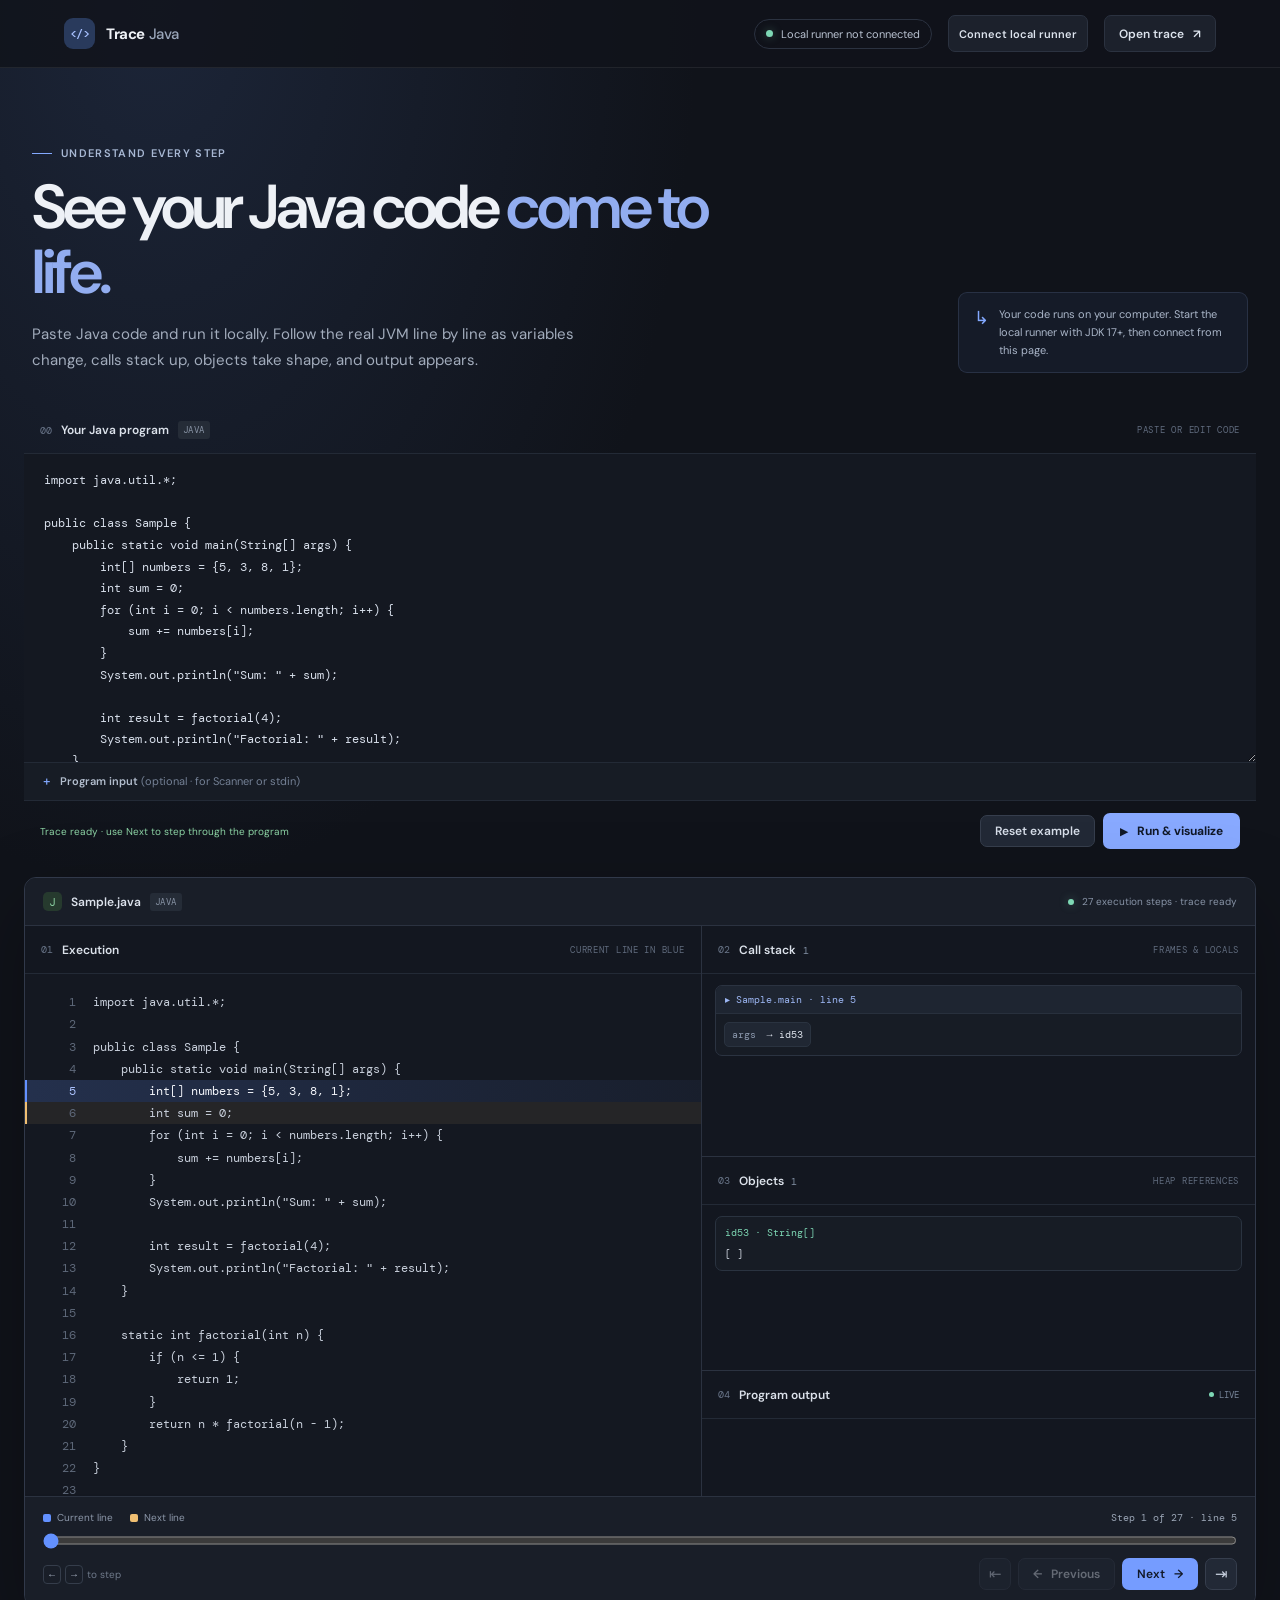
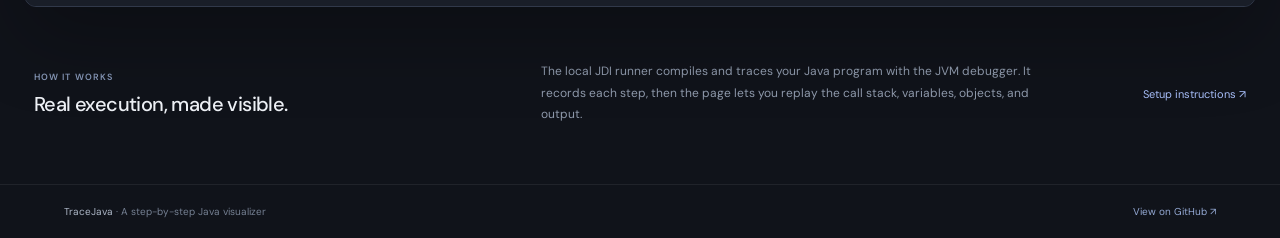
<file: index.html>
<!doctype html>
<html lang="en">
<head>
  <meta charset="utf-8">
  <meta name="viewport" content="width=device-width, initial-scale=1">
  <meta http-equiv="refresh" content="0; url=frontend/">
  <title>Java Code Visualizer</title>
  <script>window.location.replace(new URL("frontend/", window.location.href));</script>
</head>
<body>
  <p>Opening the <a href="frontend/">Java Code Visualizer</a>…</p>
</body>
</html>
</file>
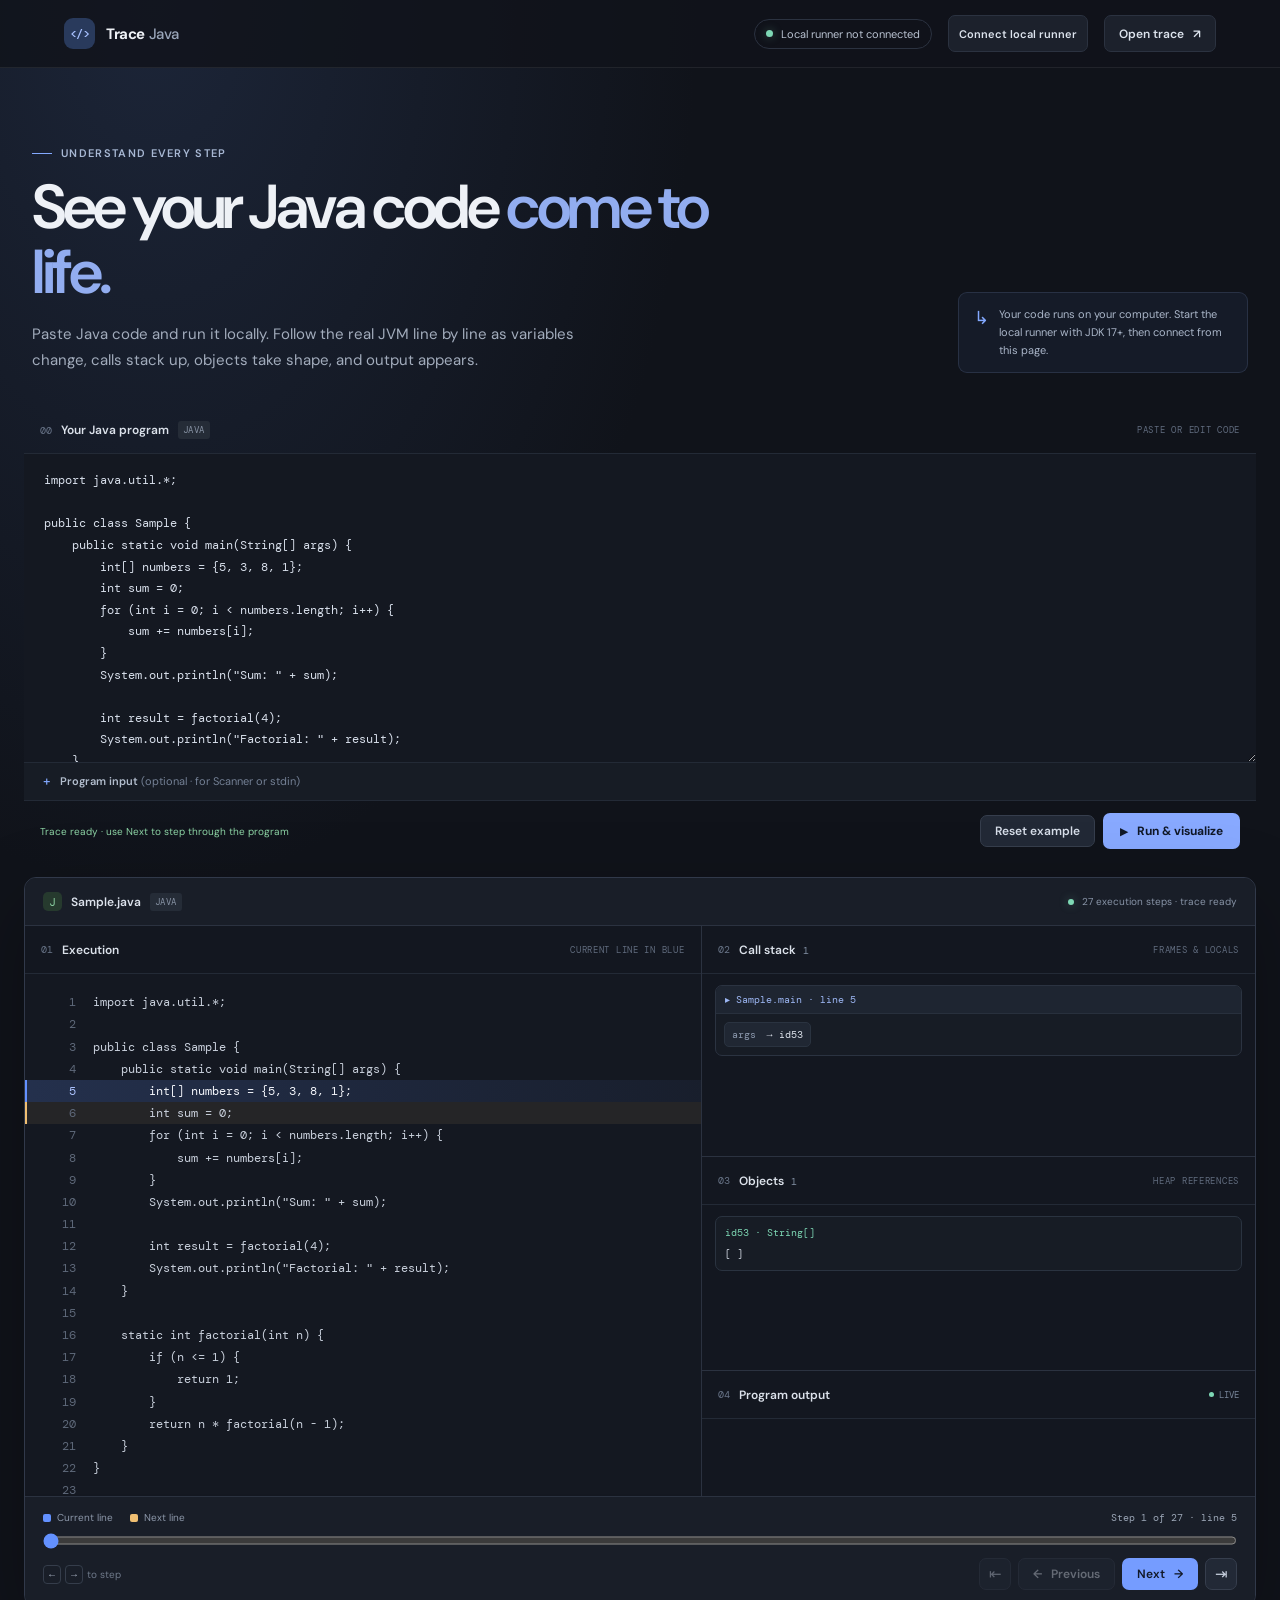
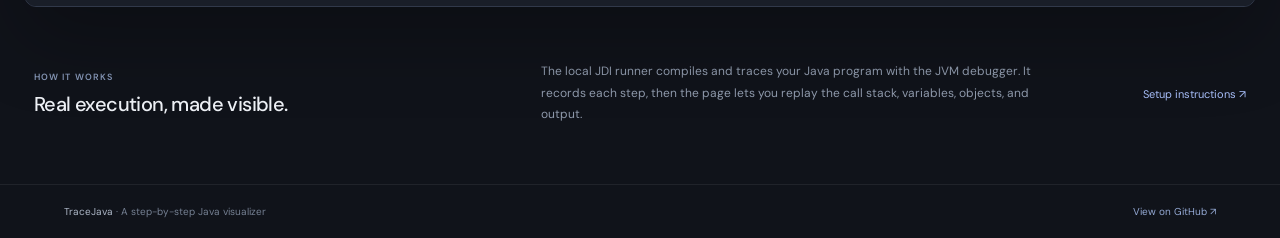
<file: frontend/index.html>
<!doctype html>
<html lang="en">
<head>
  <meta charset="utf-8">
  <meta name="viewport" content="width=device-width, initial-scale=1">
  <meta name="theme-color" content="#10131a">
  <meta name="description" content="Paste Java code and watch its real JVM execution step by step.">
  <title>Java Code Visualizer — See your code run</title>
  <link rel="preconnect" href="https://fonts.googleapis.com">
  <link rel="preconnect" href="https://fonts.gstatic.com" crossorigin>
  <link href="https://fonts.googleapis.com/css2?family=DM+Mono:wght@400;500&family=DM+Sans:wght@400;500;600;700&display=swap" rel="stylesheet">
  <link rel="stylesheet" href="style.css">
</head>
<body>
  <header class="topbar">
    <a class="brand" href="./" aria-label="Java Code Visualizer home">
      <span class="brand-mark" aria-hidden="true">&lt;/&gt;</span>
      <span>Trace<span class="brand-light">Java</span></span>
    </a>
    <div class="topbar-actions">
      <span class="status-pill runner-status" id="runnerStatus"><span class="status-dot"></span><span id="runnerStatusText">Local runner not connected</span></span>
      <button class="button button-quiet connect-button" id="connectRunner" type="button">Connect local runner</button>
      <label class="button button-quiet upload-button" for="traceFileInput">Open trace <span aria-hidden="true">↗</span>
        <input type="file" id="traceFileInput" accept=".json,application/json">
      </label>
    </div>
  </header>

  <main>
    <section class="intro">
      <div>
        <p class="eyebrow"><span class="eyebrow-line"></span>Understand every step</p>
        <h1>See your Java code <span>come to life.</span></h1>
        <p class="intro-copy">Paste Java code and run it locally. Follow the real JVM line by line as variables change, calls stack up, objects take shape, and output appears.</p>
      </div>
      <div class="intro-note"><span class="note-icon">↳</span><span>Your code runs on your computer. Start the local runner with JDK 17+, then connect from this page.</span></div>
    </section>

    <section class="editor-panel panel" aria-labelledby="editorHeading">
      <div class="editor-top">
        <div class="panel-heading editor-heading"><div><span class="panel-index">00</span><h2 id="editorHeading">Your Java program</h2><span class="file-tag">JAVA</span></div><span class="panel-caption">PASTE OR EDIT CODE</span></div>
        <textarea id="editorInput" class="source-editor" spellcheck="false" autocapitalize="off" autocomplete="off" aria-label="Java source code" wrap="off" placeholder="Paste your Java program here…">public class Main {
    public static void main(String[] args) {
        int[] scores = {5, 3, 8};
        int total = 0;

        for (int i = 0; i < scores.length; i++) {
            total += scores[i];
        }

        System.out.println("Total: " + total);
    }
}</textarea>
        <details class="stdin-editor">
          <summary>Program input <span>(optional · for Scanner or stdin)</span></summary>
          <textarea id="stdinInput" rows="3" spellcheck="false" aria-label="Program input"></textarea>
        </details>
        <div class="editor-footer">
          <span id="editorMessage" class="editor-message" role="status" aria-live="polite">Example loaded · edit the code, then run it</span>
          <div class="editor-actions">
            <button id="loadExample" class="button button-secondary" type="button">Reset example</button>
            <button id="runCode" class="button button-primary run-button" type="button"><span class="play-icon" aria-hidden="true">▶</span><span id="runButtonLabel">Run & visualize</span></button>
          </div>
        </div>
      </div>
    </section>

    <section class="workspace" aria-label="Java execution visualizer">
      <div class="workspace-bar">
        <div class="file-label"><span class="file-icon">J</span><span id="classNameLabel">Main.java</span><span class="file-tag">JAVA</span></div>
        <div class="workspace-hint"><span class="hint-dot"></span><span id="traceMessage" role="status" aria-live="polite">Loading example trace…</span></div>
      </div>

      <div class="workspace-grid">
        <section class="code-panel" aria-labelledby="codeHeading">
          <div class="panel-heading"><div><span class="panel-index">01</span><h2 id="codeHeading">Execution</h2></div><span class="panel-caption">CURRENT LINE IN BLUE</span></div>
          <div id="codeView" class="code-view" tabindex="0" aria-label="Java source code with current execution line"></div>
        </section>

        <div class="inspector">
          <section class="panel inspector-panel" aria-labelledby="stackHeading">
            <div class="panel-heading"><div><span class="panel-index">02</span><h2 id="stackHeading">Call stack <span class="count" id="frameCount">0</span></h2></div><span class="panel-caption">FRAMES & LOCALS</span></div>
            <div id="functionsPanel" class="panel-content empty-state">Run your program to inspect the call stack.</div>
          </section>
          <section class="panel inspector-panel" aria-labelledby="heapHeading">
            <div class="panel-heading"><div><span class="panel-index">03</span><h2 id="heapHeading">Objects <span class="count" id="objectCount">0</span></h2></div><span class="panel-caption">HEAP REFERENCES</span></div>
            <div id="objectsPanel" class="panel-content empty-state">Arrays and objects will appear here.</div>
          </section>
          <section class="panel output-panel" aria-labelledby="outputHeading">
            <div class="panel-heading"><div><span class="panel-index">04</span><h2 id="outputHeading">Program output</h2></div><span class="output-live"><span></span>LIVE</span></div>
            <pre id="outputPanel" class="output-content">(run your program to see output)</pre>
          </section>
        </div>
      </div>

      <footer class="controls">
        <div class="control-top">
          <div class="legend">
            <span class="legend-item"><span class="legend-swatch current"></span>Current line</span>
            <span class="legend-item"><span class="legend-swatch next"></span>Next line</span>
          </div>
          <div class="step-status" id="stepStatus">Run your code to begin</div>
        </div>
        <label class="sr-only" for="stepSlider">Execution step</label>
        <input type="range" id="stepSlider" min="0" max="0" value="0" disabled>
        <div class="control-bottom">
          <span class="keyboard-tip"><kbd>←</kbd><kbd>→</kbd> to step</span>
          <div class="buttons">
            <button id="btnStart" class="icon-button" aria-label="Go to first step" title="First step" disabled>⇤</button>
            <button id="btnPrev" class="button button-secondary" disabled><span aria-hidden="true">←</span> Previous</button>
            <button id="btnNext" class="button button-primary" disabled>Next <span aria-hidden="true">→</span></button>
            <button id="btnEnd" class="icon-button" aria-label="Go to last step" title="Last step" disabled>⇥</button>
          </div>
        </div>
      </footer>
    </section>

    <section class="below-fold">
      <div><span class="eyebrow">How it works</span><h2>Real execution, made visible.</h2></div>
      <p>The local JDI runner compiles and traces your Java program with the JVM debugger. It records each step, then the page lets you replay the call stack, variables, objects, and output.</p>
      <a class="text-link" href="https://github.com/akarupusaieshwar-creator/java-code-visualizer#run-the-visualizer" target="_blank" rel="noreferrer">Setup instructions <span aria-hidden="true">↗</span></a>
    </section>
  </main>
  <footer class="site-footer"><span>TraceJava <span class="footer-muted">· A step-by-step Java visualizer</span></span><a href="https://github.com/akarupusaieshwar-creator/java-code-visualizer" target="_blank" rel="noreferrer">View on GitHub ↗</a></footer>

  <script src="app.js"></script>
</body>
</html>
</file>
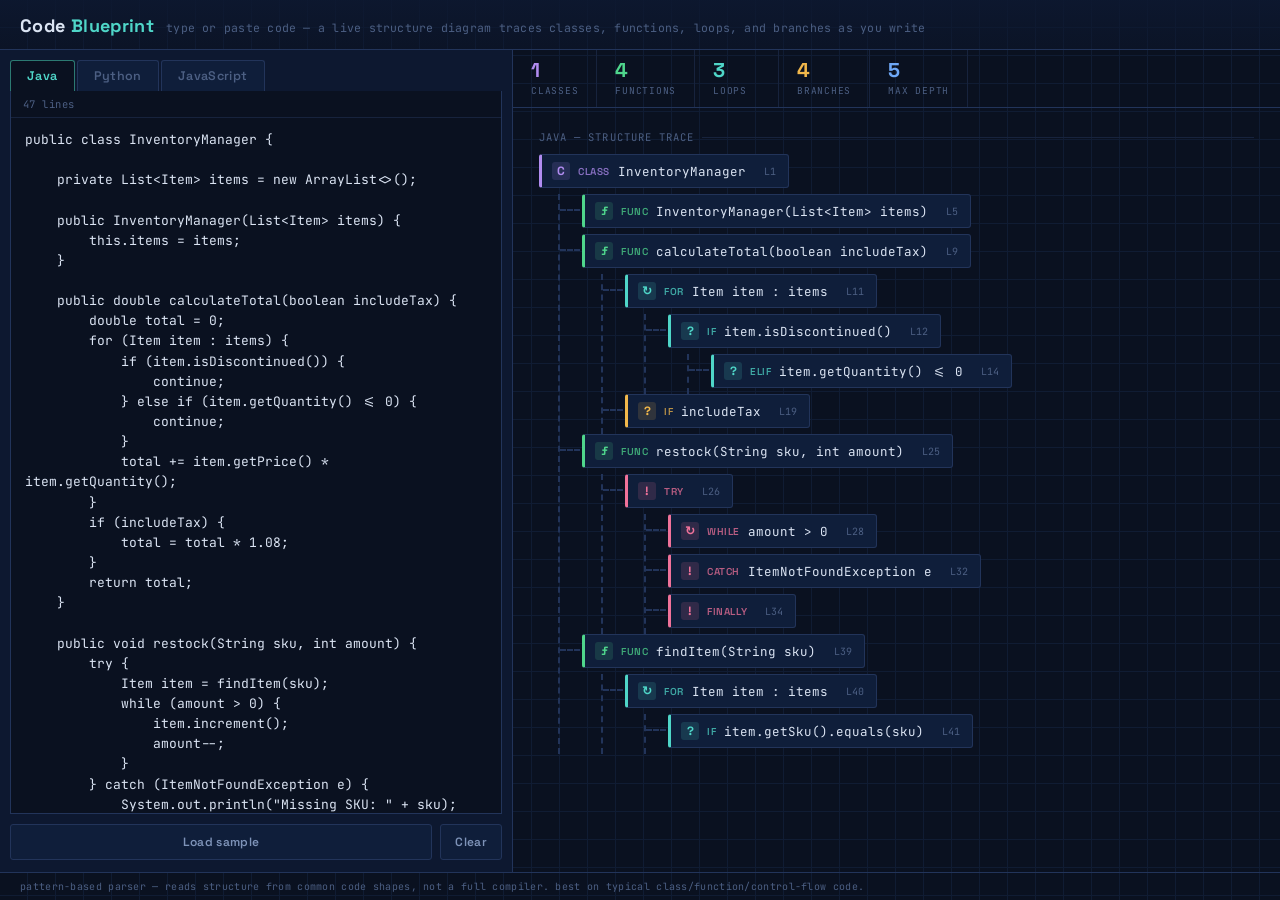
<file: structure-visualizer/index.html>
<!DOCTYPE html>
<html lang="en">
<head>
<meta charset="UTF-8">
<title>Code Blueprint — Structure Visualizer</title>
<style>
  @import url('https://fonts.googleapis.com/css2?family=Space+Grotesk:wght@400;500;600;700&family=JetBrains+Mono:wght@400;500;600;700&display=swap');

  :root{
    --bg: #0a1120;
    --bg-grid: #101c33;
    --panel: #0d1830;
    --panel-2: #0f1e3a;
    --line: #22345a;
    --line-dim: #17233d;
    --text: #dbe4f3;
    --text-dim: #7e93b8;
    --text-faint: #4c5f83;
    --accent: #4fd6c8;
    --accent-dim: #2c7a72;
    --amber: #f2b84b;
    --violet: #b18cf0;
    --pink: #f0729a;
    --blue: #6ea8f7;
    --green: #4fd68c;
    --radius: 3px;
  }

  * { box-sizing: border-box; }

  html, body {
    margin: 0; padding: 0; height: 100%;
    background: var(--bg);
    color: var(--text);
    font-family: 'JetBrains Mono', monospace;
  }

  #app {
    display: flex;
    flex-direction: column;
    height: 100vh;
    min-height: 560px;
    background-image:
      linear-gradient(var(--bg-grid) 1px, transparent 1px),
      linear-gradient(90deg, var(--bg-grid) 1px, transparent 1px);
    background-size: 28px 28px;
    background-position: -1px -1px;
  }

  header {
    padding: 14px 20px 12px;
    border-bottom: 1px solid var(--line);
    display: flex;
    align-items: baseline;
    gap: 12px;
    flex-wrap: wrap;
    background: linear-gradient(180deg, rgba(13,24,48,0.9), rgba(13,24,48,0.4));
  }
  header h1 {
    font-family: 'Space Grotesk', sans-serif;
    font-size: 18px;
    font-weight: 700;
    letter-spacing: 0.02em;
    margin: 0;
    color: var(--text);
  }
  header h1 span { color: var(--accent); }
  header p {
    margin: 0;
    font-size: 11.5px;
    color: var(--text-faint);
    letter-spacing: 0.02em;
  }

  #main {
    flex: 1;
    display: grid;
    grid-template-columns: minmax(320px, 40%) 1px 1fr;
    min-height: 0;
  }
  @media (max-width: 820px) {
    #main { grid-template-columns: 1fr; grid-template-rows: 42% 1px 1fr; }
  }

  #divider { background: var(--line); }

  #editor-pane {
    display: flex;
    flex-direction: column;
    min-height: 0;
    background: var(--panel);
  }

  #lang-row {
    display: flex;
    gap: 2px;
    padding: 10px 10px 0;
  }
  .lang-tab {
    padding: 7px 16px;
    font-family: 'Space Grotesk', sans-serif;
    font-size: 12.5px;
    font-weight: 600;
    letter-spacing: 0.03em;
    background: var(--panel-2);
    color: var(--text-faint);
    border: 1px solid var(--line);
    border-bottom: none;
    border-radius: var(--radius) var(--radius) 0 0;
    cursor: pointer;
    user-select: none;
  }
  .lang-tab.active {
    color: var(--accent);
    background: var(--bg);
    border-color: var(--accent-dim);
  }
  .lang-tab:hover:not(.active) { color: var(--text-dim); }

  #editor-wrap {
    flex: 1;
    display: flex;
    flex-direction: column;
    border: 1px solid var(--line);
    margin: 0 10px 10px;
    border-top: none;
    background: var(--bg);
    min-height: 0;
  }
  #line-count {
    display:flex; justify-content:space-between;
    padding: 6px 12px;
    font-size: 10.5px;
    color: var(--text-faint);
    border-bottom: 1px solid var(--line-dim);
    letter-spacing: 0.04em;
  }
  #line-count span.warn { color: var(--amber); }

  textarea {
    flex: 1;
    resize: none;
    border: none;
    outline: none;
    background: transparent;
    color: var(--text);
    font-family: 'JetBrains Mono', monospace;
    font-size: 13px;
    line-height: 1.55;
    padding: 12px 14px;
    tab-size: 4;
  }
  textarea::placeholder { color: var(--text-faint); }

  #controls-row {
    display: flex;
    gap: 8px;
    padding: 0 10px 12px;
  }
  button {
    font-family: 'Space Grotesk', sans-serif;
    font-weight: 600;
    font-size: 12px;
    letter-spacing: 0.03em;
    padding: 9px 14px;
    border-radius: var(--radius);
    border: 1px solid var(--line);
    background: var(--panel-2);
    color: var(--text-dim);
    cursor: pointer;
  }
  button:hover { border-color: var(--accent-dim); color: var(--text); }
  #sample-btn { flex: 1; }
  #clear-btn { }

  #canvas-pane {
    display: flex;
    flex-direction: column;
    min-height: 0;
  }

  #stats-bar {
    display: flex;
    gap: 0;
    border-bottom: 1px solid var(--line);
    flex-wrap: wrap;
  }
  .stat {
    padding: 10px 18px;
    border-right: 1px solid var(--line-dim);
    min-width: 84px;
  }
  .stat .num {
    font-family: 'Space Grotesk', sans-serif;
    font-size: 20px;
    font-weight: 700;
    line-height: 1;
  }
  .stat .lbl {
    font-size: 9.5px;
    color: var(--text-faint);
    letter-spacing: 0.08em;
    text-transform: uppercase;
    margin-top: 4px;
  }
  .stat.classes .num { color: var(--violet); }
  .stat.funcs .num { color: var(--green); }
  .stat.loops .num { color: var(--accent); }
  .stat.branches .num { color: var(--amber); }
  .stat.depth .num { color: var(--blue); }

  #diagram-scroll {
    flex: 1;
    overflow: auto;
    padding: 22px 26px 60px;
  }

  #empty-state {
    color: var(--text-faint);
    font-size: 12.5px;
    line-height: 1.8;
    padding-top: 20px;
  }
  #empty-state b { color: var(--text-dim); }

  .root-line {
    display:flex; align-items:center; gap:8px;
    color: var(--text-faint);
    font-size: 10.5px;
    letter-spacing: 0.1em;
    text-transform: uppercase;
    margin-bottom: 10px;
  }
  .root-line::after { content:''; flex:1; height:1px; background: var(--line-dim); }

  .tree { }
  .node-block { position: relative; }
  .node-card {
    display: inline-flex;
    align-items: center;
    gap: 8px;
    padding: 7px 12px 7px 10px;
    background: var(--panel-2);
    border: 1px solid var(--line);
    border-left-width: 3px;
    border-radius: var(--radius);
    font-size: 12.5px;
    margin-bottom: 6px;
    max-width: 100%;
  }
  .node-icon {
    font-family: 'Space Grotesk', sans-serif;
    font-weight: 700;
    font-size: 12px;
    width: 18px; height: 18px;
    display: flex; align-items:center; justify-content:center;
    border-radius: 3px;
    flex-shrink: 0;
  }
  .node-type {
    font-family: 'Space Grotesk', sans-serif;
    font-weight: 600;
    font-size: 10px;
    letter-spacing: 0.06em;
    text-transform: uppercase;
    opacity: 0.75;
    flex-shrink:0;
  }
  .node-name {
    color: var(--text);
    white-space: nowrap;
    overflow: hidden;
    text-overflow: ellipsis;
    max-width: 340px;
  }
  .node-line {
    color: var(--text-faint);
    font-size: 10px;
    margin-left: auto;
    padding-left: 10px;
    flex-shrink: 0;
  }

  .children {
    margin-left: 19px;
    padding-left: 22px;
    border-left: 2px dashed var(--line);
    position: relative;
  }
  .branch { position: relative; }
  .branch::before {
    content: '';
    position: absolute;
    left: -22px;
    top: 15px;
    width: 20px;
    border-top: 2px dashed var(--line);
  }
  .branch:last-child { }

  /* type colors */
  .t-class .node-card { border-left-color: var(--violet); }
  .t-class .node-icon { background: rgba(177,140,240,0.15); color: var(--violet); }
  .t-class .node-type { color: var(--violet); }

  .t-function .node-card { border-left-color: var(--green); }
  .t-function .node-icon { background: rgba(79,214,140,0.15); color: var(--green); }
  .t-function .node-type { color: var(--green); }

  .t-if .node-card, .t-elif .node-card, .t-else .node-card, .t-case .node-card, .t-switch .node-card {
    border-left-color: var(--amber);
  }
  .t-if .node-icon, .t-elif .node-icon, .t-else .node-icon, .t-case .node-icon, .t-switch .node-icon {
    background: rgba(242,184,75,0.15); color: var(--amber);
  }
  .t-if .node-type, .t-elif .node-type, .t-else .node-type, .t-case .node-type, .t-switch .node-type { color: var(--amber); }

  .t-for .node-card, .t-while .node-card, .t-do .node-card {
    border-left-color: var(--accent);
  }
  .t-for .node-icon, .t-while .node-icon, .t-do .node-icon {
    background: rgba(79,214,200,0.15); color: var(--accent);
  }
  .t-for .node-type, .t-while .node-type, .t-do .node-type { color: var(--accent); }

  .t-try .node-card, .t-catch .node-card, .t-finally .node-card, .t-except .node-card {
    border-left-color: var(--pink);
  }
  .t-try .node-icon, .t-catch .node-icon, .t-finally .node-icon, .t-except .node-icon {
    background: rgba(240,114,154,0.15); color: var(--pink);
  }
  .t-try .node-type, .t-catch .node-type, .t-finally .node-type, .t-except .node-type { color: var(--pink); }

  .t-with .node-card { border-left-color: var(--blue); }
  .t-with .node-icon { background: rgba(110,168,247,0.15); color: var(--blue); }
  .t-with .node-type { color: var(--blue); }

  footer {
    padding: 7px 20px;
    font-size: 10px;
    color: var(--text-faint);
    border-top: 1px solid var(--line);
    letter-spacing: 0.03em;
  }

  ::-webkit-scrollbar { width: 10px; height: 10px; }
  ::-webkit-scrollbar-track { background: transparent; }
  ::-webkit-scrollbar-thumb { background: var(--line); border-radius: 5px; }
</style>
</head>
<body>
<div id="app">
  <header>
    <h1>Code <span>Blueprint</span></h1>
    <p>type or paste code — a live structure diagram traces classes, functions, loops, and branches as you write</p>
  </header>

  <div id="main">
    <div id="editor-pane">
      <div id="lang-row">
        <div class="lang-tab active" data-lang="java">Java</div>
        <div class="lang-tab" data-lang="python">Python</div>
        <div class="lang-tab" data-lang="javascript">JavaScript</div>
      </div>
      <div id="editor-wrap">
        <div id="line-count"><span id="lc-text">0 lines</span><span id="lc-warn" class="warn"></span></div>
        <textarea id="code-input" spellcheck="false" placeholder="Start typing code..."></textarea>
      </div>
      <div id="controls-row">
        <button id="sample-btn">Load sample</button>
        <button id="clear-btn">Clear</button>
      </div>
    </div>
    <div id="divider"></div>
    <div id="canvas-pane">
      <div id="stats-bar">
        <div class="stat classes"><div class="num" id="st-classes">0</div><div class="lbl">Classes</div></div>
        <div class="stat funcs"><div class="num" id="st-funcs">0</div><div class="lbl">Functions</div></div>
        <div class="stat loops"><div class="num" id="st-loops">0</div><div class="lbl">Loops</div></div>
        <div class="stat branches"><div class="num" id="st-branches">0</div><div class="lbl">Branches</div></div>
        <div class="stat depth"><div class="num" id="st-depth">0</div><div class="lbl">Max depth</div></div>
      </div>
      <div id="diagram-scroll">
        <div id="diagram-root"></div>
      </div>
    </div>
  </div>
  <footer>pattern-based parser — reads structure from common code shapes, not a full compiler. best on typical class/function/control-flow code.</footer>
</div>

<script>
(function(){
  var LANG_SAMPLES = {
    java:
`public class InventoryManager {

    private List<Item> items = new ArrayList<>();

    public InventoryManager(List<Item> items) {
        this.items = items;
    }

    public double calculateTotal(boolean includeTax) {
        double total = 0;
        for (Item item : items) {
            if (item.isDiscontinued()) {
                continue;
            } else if (item.getQuantity() <= 0) {
                continue;
            }
            total += item.getPrice() * item.getQuantity();
        }
        if (includeTax) {
            total = total * 1.08;
        }
        return total;
    }

    public void restock(String sku, int amount) {
        try {
            Item item = findItem(sku);
            while (amount > 0) {
                item.increment();
                amount--;
            }
        } catch (ItemNotFoundException e) {
            System.out.println("Missing SKU: " + sku);
        } finally {
            logRestock(sku);
        }
    }

    private Item findItem(String sku) {
        for (Item item : items) {
            if (item.getSku().equals(sku)) {
                return item;
            }
        }
        throw new ItemNotFoundException(sku);
    }
}`,
    python:
`class InventoryManager:
    def __init__(self, items):
        self.items = items

    def calculate_total(self, include_tax=False):
        total = 0
        for item in self.items:
            if item.discontinued:
                continue
            elif item.quantity <= 0:
                continue
            else:
                total += item.price * item.quantity
        if include_tax:
            total *= 1.08
        return total

    def restock(self, sku, amount):
        try:
            item = self.find_item(sku)
            while amount > 0:
                item.increment()
                amount -= 1
        except ItemNotFoundError:
            print("Missing SKU:", sku)
        finally:
            self.log_restock(sku)

    def find_item(self, sku):
        for item in self.items:
            if item.sku == sku:
                return item
        raise ItemNotFoundError(sku)`,
    javascript:
`class InventoryManager {
  constructor(items) {
    this.items = items;
  }

  calculateTotal(includeTax) {
    let total = 0;
    for (const item of this.items) {
      if (item.discontinued) {
        continue;
      } else if (item.quantity <= 0) {
        continue;
      } else {
        total += item.price * item.quantity;
      }
    }
    if (includeTax) {
      total *= 1.08;
    }
    return total;
  }

  async restock(sku, amount) {
    try {
      const item = this.findItem(sku);
      while (amount > 0) {
        item.increment();
        amount--;
      }
    } catch (e) {
      console.log("Missing SKU:", sku);
    } finally {
      this.logRestock(sku);
    }
  }

  findItem(sku) {
    for (const item of this.items) {
      if (item.sku === sku) {
        return item;
      }
    }
    throw new Error(sku);
  }
}`
  };

  var ICONS = {
    class: 'C', function: 'ƒ', if: '?', elif: '?', else: '·', switch: '⇄', case: '›',
    for: '↻', while: '↻', do: '↻', try: '!', catch: '!', except: '!', finally: '!', with: '»'
  };
  var LABELS = {
    class: 'class', function: 'func', if: 'if', elif: 'elif', else: 'else', switch: 'switch',
    case: 'case', for: 'for', while: 'while', do: 'do', try: 'try', catch: 'catch',
    except: 'except', finally: 'finally', with: 'with'
  };

  function makeNode(type, name, line){
    return { type: type, name: name, line: line, children: [] };
  }

  function stripStringsAndComments(line, state){
    // state.blockComment true if inside /* */
    var out = '';
    var i = 0;
    var inStr = null;
    while (i < line.length) {
      if (state.blockComment) {
        var end = line.indexOf('*/', i);
        if (end === -1) { return out; }
        state.blockComment = false;
        i = end + 2;
        continue;
      }
      var ch = line[i];
      if (inStr) {
        if (ch === '\\') { i += 2; continue; }
        if (ch === inStr) { inStr = null; }
        i++;
        continue;
      }
      if (ch === '"' || ch === "'" || ch === '\`') { inStr = ch; i++; continue; }
      if (ch === '/' && line[i+1] === '/') { break; }
      if (ch === '/' && line[i+1] === '*') { state.blockComment = true; i += 2; continue; }
      out += ch;
      i++;
    }
    return out;
  }

  // ---- Java / JavaScript parser (brace + regex heuristic) ----
  function parseBraceLang(code, lang){
    var root = makeNode('root', 'file', 0);
    var lines = code.split('\n');
    var stack = [{ node: root, isNodeFrame: false }];
    var cState = { blockComment: false };

    var classRe = /\b(?:class|interface|enum)\s+([A-Za-z_$][\w$]*)/;
    var elseIfRe = /\belse\s+if\s*\((.*)\)/;
    var elseRe = /\belse\b\s*\{?/;
    var ifRe = /\bif\s*\((.*)\)/;
    var forRe = /\bfor\s*\((.*)\)/;
    var whileRe = /\bwhile\s*\((.*)\)/;
    var doRe = /^\s*do\s*\{/;
    var tryRe = /\btry\s*\{/;
    var catchRe = /\bcatch\s*\((.*)\)/;
    var finallyRe = /\bfinally\s*\{/;
    var switchRe = /\bswitch\s*\((.*)\)/;
    var caseRe = /^\s*case\s+([^:]+):/;
    var defaultCaseRe = /^\s*default\s*:/;
    // function heuristics
    var jsFuncNamed = /\bfunction\s*\*?\s*([A-Za-z_$][\w$]*)\s*\(([^)]*)\)/;
    var jsArrow = /(?:const|let|var)\s+([A-Za-z_$][\w$]*)\s*=\s*(?:async\s*)?\(([^)]*)\)\s*=>\s*\{/;
    var jsArrowSingleArg = /(?:const|let|var)\s+([A-Za-z_$][\w$]*)\s*=\s*(?:async\s*)?([A-Za-z_$][\w$]*)\s*=>\s*\{/;
    var methodShorthand = /^\s*(?:public\s+|private\s+|protected\s+|static\s+|final\s+|async\s+|synchronized\s+|abstract\s+|@\w+\s+)*[A-Za-z_$][\w$<>\[\],.\s]*?\s+([A-Za-z_$][\w$]*)\s*\(([^)]*)\)\s*(?:throws\s+[\w,\s]+)?\{/;
    var jsMethodShorthand = /^\s*(?:async\s+|static\s+|get\s+|set\s+)*([A-Za-z_$][\w$]*)\s*\(([^)]*)\)\s*\{/;
    var controlWords = ['if','for','while','switch','catch','function','return','new','typeof','instanceof','synchronized','do'];

    for (var li = 0; li < lines.length; li++){
      var raw = lines[li];
      var clean = stripStringsAndComments(raw, cState);
      var trimmed = clean.trim();

      var opens = (clean.match(/\{/g) || []).length;
      var closes = (clean.match(/\}/g) || []).length;
      var net = opens - closes;

      var matchedType = null, matchedName = null;

      if (trimmed.length && opens > 0) {
        var m;
        if ((m = classRe.exec(trimmed))) { matchedType = 'class'; matchedName = m[1]; }
        else if ((m = elseIfRe.exec(trimmed))) { matchedType = 'elif'; matchedName = m[1].trim(); }
        else if (/^\s*\}?\s*else\b/.test(trimmed) && !/if/.test(trimmed)) { matchedType = 'else'; matchedName = ''; }
        else if ((m = ifRe.exec(trimmed)) && /^(if)\b/.test(trimmed.replace(/^\}\s*/,''))) { matchedType = 'if'; matchedName = m[1].trim(); }
        else if ((m = forRe.exec(trimmed))) { matchedType = 'for'; matchedName = m[1].trim(); }
        else if (doRe.test(trimmed)) { matchedType = 'do'; matchedName = ''; }
        else if ((m = whileRe.exec(trimmed)) && /^while\b/.test(trimmed)) { matchedType = 'while'; matchedName = m[1].trim(); }
        else if (tryRe.test(trimmed)) { matchedType = 'try'; matchedName = ''; }
        else if ((m = catchRe.exec(trimmed))) { matchedType = 'catch'; matchedName = m[1].trim(); }
        else if (finallyRe.test(trimmed)) { matchedType = 'finally'; matchedName = ''; }
        else if ((m = switchRe.exec(trimmed))) { matchedType = 'switch'; matchedName = m[1].trim(); }
        else if ((m = jsFuncNamed.exec(trimmed))) { matchedType = 'function'; matchedName = m[1] + '(' + m[2].trim() + ')'; }
        else if ((m = jsArrow.exec(trimmed))) { matchedType = 'function'; matchedName = m[1] + '(' + m[2].trim() + ')'; }
        else if ((m = jsArrowSingleArg.exec(trimmed))) { matchedType = 'function'; matchedName = m[1] + '(' + m[2] + ')'; }
        else if (lang === 'java' && (m = methodShorthand.exec(trimmed))) {
          if (controlWords.indexOf(m[1]) === -1) { matchedType = 'function'; matchedName = m[1] + '(' + m[2].trim() + ')'; }
        }
        else if (lang === 'javascript' && (m = jsMethodShorthand.exec(trimmed))) {
          if (controlWords.indexOf(m[1]) === -1) { matchedType = 'function'; matchedName = m[1] + '(' + m[2].trim() + ')'; }
        }
      } else if (trimmed.length && opens === 0) {
        if ((m = caseRe.exec(trimmed)) || (m = defaultCaseRe.exec(trimmed))) {
          // case without its own brace - attach as lightweight leaf node
          var parentFrame = stack[stack.length - 1];
          parentFrame.node.children.push(makeNode('case', m && m[1] ? m[1].trim() : 'default', li + 1));
        }
      }

      if (matchedType) {
        var parent = stack[stack.length - 1].node;
        var node = makeNode(matchedType, matchedName, li + 1);
        parent.children.push(node);
        stack.push({ node: node, isNodeFrame: true });
        // extra opens on same line beyond the one consumed
        for (var k = 0; k < opens - 1; k++) stack.push({ node: node, isNodeFrame: false });
      } else if (opens > 0) {
        for (var k2 = 0; k2 < opens; k2++) stack.push({ node: stack[stack.length-1].node, isNodeFrame: false });
      }

      for (var c = 0; c < closes; c++) {
        if (stack.length > 1) stack.pop();
      }
    }

    return root;
  }

  // ---- Python parser (indentation based) ----
  function parsePython(code){
    var root = makeNode('root', 'file', 0);
    var lines = code.split('\n');
    var stack = [{ indent: -1, node: root }];

    var defRe = /^(?:async\s+)?def\s+([A-Za-z_]\w*)\s*\(([^)]*)\)/;
    var classRe = /^class\s+([A-Za-z_]\w*)/;
    var ifRe = /^if\s+(.*):/;
    var elifRe = /^elif\s+(.*):/;
    var elseRe = /^else\s*:/;
    var forRe = /^(?:async\s+)?for\s+(.*):/;
    var whileRe = /^while\s+(.*):/;
    var tryRe = /^try\s*:/;
    var exceptRe = /^except\b(.*):/;
    var finallyRe = /^finally\s*:/;
    var withRe = /^(?:async\s+)?with\s+(.*):/;

    for (var li = 0; li < lines.length; li++){
      var raw = lines[li];
      if (!raw.trim().length) continue;
      var trimmed = raw.trim();
      if (trimmed.charAt(0) === '#') continue;

      var indent = raw.length - raw.replace(/^[ \t]*/, function(s){ return s.replace(/\t/g,'    '); }).length;
      // compute indent properly
      var leading = raw.match(/^[ \t]*/)[0];
      indent = leading.replace(/\t/g, '    ').length;

      while (stack.length > 1 && stack[stack.length-1].indent >= indent) stack.pop();
      var parent = stack[stack.length-1].node;

      var m, type = null, name = null;
      if ((m = classRe.exec(trimmed))) { type='class'; name=m[1]; }
      else if ((m = defRe.exec(trimmed))) { type='function'; name = m[1] + '(' + m[2].trim() + ')'; }
      else if ((m = elifRe.exec(trimmed))) { type='elif'; name=m[1].trim(); }
      else if (elseRe.test(trimmed)) { type='else'; name=''; }
      else if ((m = ifRe.exec(trimmed))) { type='if'; name=m[1].trim(); }
      else if ((m = forRe.exec(trimmed))) { type='for'; name=m[1].trim(); }
      else if ((m = whileRe.exec(trimmed))) { type='while'; name=m[1].trim(); }
      else if (tryRe.test(trimmed)) { type='try'; name=''; }
      else if ((m = exceptRe.exec(trimmed))) { type='except'; name=m[1].trim(); }
      else if (finallyRe.test(trimmed)) { type='finally'; name=''; }
      else if ((m = withRe.exec(trimmed))) { type='with'; name=m[1].trim(); }

      if (type) {
        var node = makeNode(type, name, li+1);
        parent.children.push(node);
        stack.push({ indent: indent, node: node });
      }
    }
    return root;
  }

  function parse(code, lang){
    if (lang === 'python') return parsePython(code);
    return parseBraceLang(code, lang);
  }

  function truncate(s, n){
    if (!s) return '';
    s = s.replace(/\s+/g, ' ').trim();
    return s.length > n ? s.slice(0, n-1) + '…' : s;
  }

  function computeStats(root){
    var s = { classes:0, funcs:0, loops:0, branches:0, maxDepth:0 };
    function walk(node, depth){
      if (node.type === 'class') s.classes++;
      if (node.type === 'function') s.funcs++;
      if (node.type === 'for' || node.type === 'while' || node.type === 'do') s.loops++;
      if (node.type === 'if' || node.type === 'elif' || node.type === 'else' || node.type === 'switch' || node.type === 'case') s.branches++;
      if (depth > s.maxDepth) s.maxDepth = depth;
      node.children.forEach(function(c){ walk(c, depth+1); });
    }
    root.children.forEach(function(c){ walk(c, 1); });
    return s;
  }

  function esc(s){
    return String(s).replace(/&/g,'&amp;').replace(/</g,'&lt;').replace(/>/g,'&gt;');
  }

  function renderNode(node){
    var icon = ICONS[node.type] || '•';
    var label = LABELS[node.type] || node.type;
    var nameHtml = node.name ? esc(truncate(node.name, 46)) : '';
    var html = '<div class="node-block t-' + node.type + '">';
    html += '<div class="node-card">';
    html += '<div class="node-icon">' + icon + '</div>';
    html += '<div class="node-type">' + label + '</div>';
    if (nameHtml) html += '<div class="node-name">' + nameHtml + '</div>';
    html += '<div class="node-line">L' + node.line + '</div>';
    html += '</div>';
    if (node.children.length) {
      html += '<div class="children">';
      node.children.forEach(function(c){
        html += '<div class="branch">' + renderNode(c) + '</div>';
      });
      html += '</div>';
    }
    html += '</div>';
    return html;
  }

  function render(){
    var code = input.value;
    var lang = currentLang;
    var lineCount = code.split('\n').length;
    lcText.textContent = lineCount + (lineCount === 1 ? ' line' : ' lines');

    var root;
    try {
      root = parse(code, lang);
      lcWarn.textContent = '';
    } catch (e) {
      lcWarn.textContent = '⚠ parser hit an issue on this input';
      root = makeNode('root','file',0);
    }

    var stats = computeStats(root);
    stClasses.textContent = stats.classes;
    stFuncs.textContent = stats.funcs;
    stLoops.textContent = stats.loops;
    stBranches.textContent = stats.branches;
    stDepth.textContent = stats.maxDepth;

    if (!code.trim().length) {
      diagramRoot.innerHTML = '<div id="empty-state">Nothing to trace yet. <b>Type or paste code</b> on the left — classes, functions, loops, and conditionals will appear here as connected blocks.<br><br>Click <b>Load sample</b> to see it in action.</div>';
      return;
    }
    if (!root.children.length) {
      diagramRoot.innerHTML = '<div id="empty-state">No structural elements detected yet (classes, functions, if/for/while/try). Plain statements aren\'t shown — this view traces control flow and definitions only.</div>';
      return;
    }

    var html = '<div class="root-line">' + lang + ' — structure trace</div><div class="tree">';
    root.children.forEach(function(c){
      html += renderNode(c);
    });
    html += '</div>';
    diagramRoot.innerHTML = html;
  }

  var input = document.getElementById('code-input');
  var lcText = document.getElementById('lc-text');
  var lcWarn = document.getElementById('lc-warn');
  var diagramRoot = document.getElementById('diagram-root');
  var stClasses = document.getElementById('st-classes');
  var stFuncs = document.getElementById('st-funcs');
  var stLoops = document.getElementById('st-loops');
  var stBranches = document.getElementById('st-branches');
  var stDepth = document.getElementById('st-depth');
  var sampleBtn = document.getElementById('sample-btn');
  var clearBtn = document.getElementById('clear-btn');
  var tabs = document.querySelectorAll('.lang-tab');

  var currentLang = 'java';
  var debounceTimer = null;

  function scheduleRender(){
    clearTimeout(debounceTimer);
    debounceTimer = setTimeout(render, 250);
  }

  tabs.forEach(function(tab){
    tab.addEventListener('click', function(){
      tabs.forEach(function(t){ t.classList.remove('active'); });
      tab.classList.add('active');
      currentLang = tab.getAttribute('data-lang');
      if (!input.value.trim().length) {
        input.value = LANG_SAMPLES[currentLang];
      }
      render();
    });
  });

  sampleBtn.addEventListener('click', function(){
    input.value = LANG_SAMPLES[currentLang];
    render();
    input.focus();
  });

  clearBtn.addEventListener('click', function(){
    input.value = '';
    render();
    input.focus();
  });

  input.addEventListener('input', scheduleRender);
  input.addEventListener('keydown', function(e){
    if (e.key === 'Tab') {
      e.preventDefault();
      var start = input.selectionStart, end = input.selectionEnd;
      input.value = input.value.slice(0, start) + '    ' + input.value.slice(end);
      input.selectionStart = input.selectionEnd = start + 4;
      scheduleRender();
    }
  });

  // init
  input.value = LANG_SAMPLES[currentLang];
  render();
})();
</script>
</body>
</html>
</file>
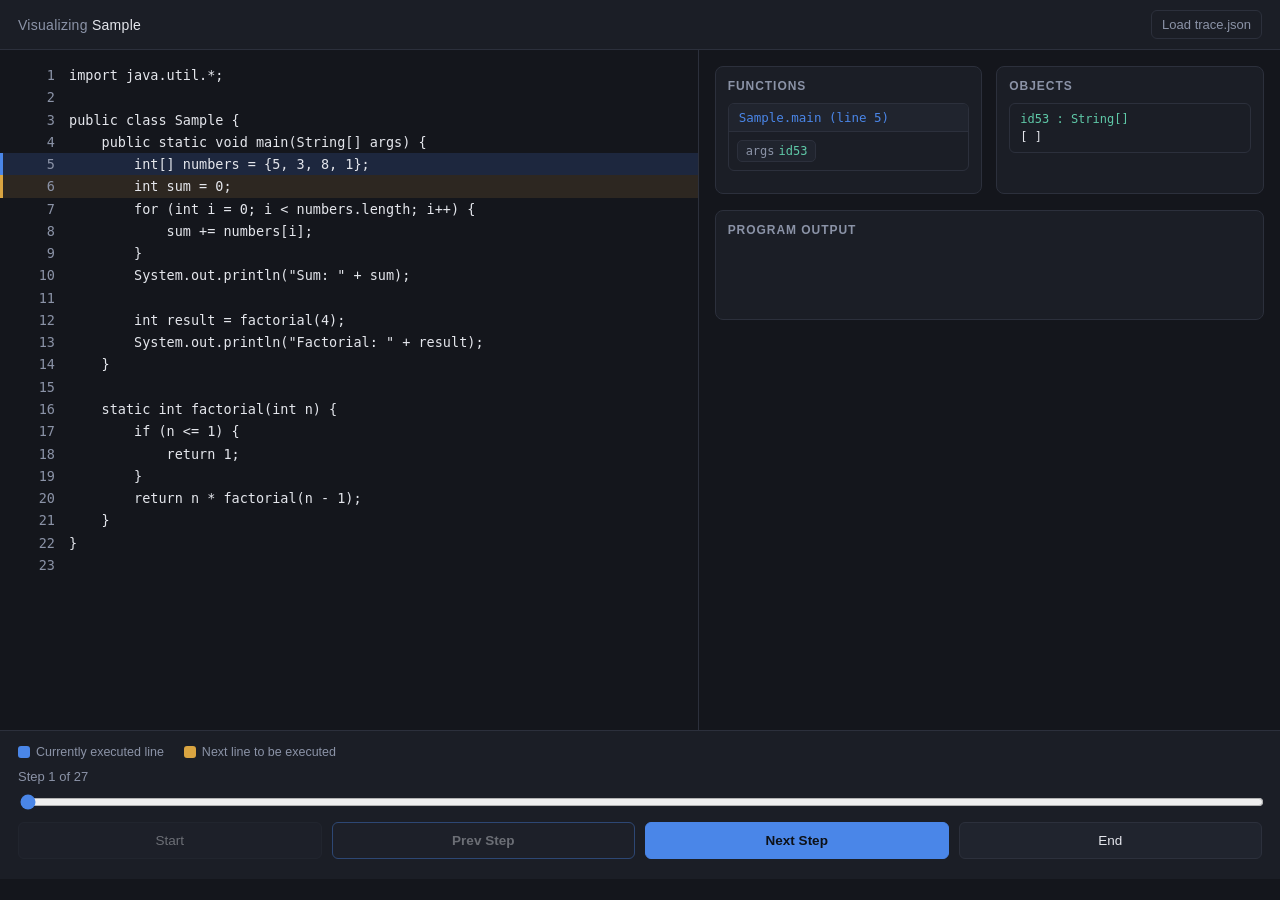
<file: java-code-visualizer/frontend/index.html>
<!DOCTYPE html>
<html lang="en">
<head>
<meta charset="UTF-8" />
<meta name="viewport" content="width=device-width, initial-scale=1.0" />
<title>Java Code Visualizer</title>
<link rel="stylesheet" href="style.css" />
</head>
<body>
  <header class="topbar">
    <div class="topbar-title">
      <span class="dim">Visualizing</span> <span id="classNameLabel">your code</span>
    </div>
    <label class="load-trace">
      Load trace.json
      <input type="file" id="traceFileInput" accept="application/json" />
    </label>
  </header>

  <main class="layout">
    <section class="code-pane">
      <pre id="codeView" class="code-view"></pre>
    </section>

    <section class="state-pane">
      <div class="panels">
        <div class="panel">
          <h2>Functions</h2>
          <div id="functionsPanel" class="panel-body"></div>
        </div>
        <div class="panel">
          <h2>Objects</h2>
          <div id="objectsPanel" class="panel-body"></div>
        </div>
      </div>

      <div class="io-panels">
        <div class="panel">
          <h2>Program Output</h2>
          <pre id="outputPanel" class="io-body"></pre>
        </div>
      </div>
    </section>
  </main>

  <footer class="controls">
    <div class="legend">
      <span class="legend-item"><span class="swatch current"></span>Currently executed line</span>
      <span class="legend-item"><span class="swatch next"></span>Next line to be executed</span>
    </div>

    <div class="step-status" id="stepStatus">Load a trace.json to begin</div>
    <input type="range" id="stepSlider" min="0" max="0" value="0" />

    <div class="buttons">
      <button id="btnStart">Start</button>
      <button id="btnPrev">Prev Step</button>
      <button id="btnNext">Next Step</button>
      <button id="btnEnd">End</button>
    </div>
  </footer>

  <script src="app.js"></script>
</body>
</html>
</file>
<file: frontend/style.css>
:root { color-scheme: dark; --bg:#10131a; --surface:#171b24; --surface-raised:#1c212c; --surface-soft:#202633; --border:#2b3240; --border-soft:#232a36; --text:#eef1f6; --muted:#929bad; --faint:#697386; --blue:#83a9ff; --blue-strong:#6391ff; --amber:#f0bf72; --mint:#7ed8b5; --mono:"DM Mono","SFMono-Regular",Consolas,monospace; --sans:"DM Sans",Inter,-apple-system,BlinkMacSystemFont,"Segoe UI",sans-serif; }
*{box-sizing:border-box} html{min-width:320px;background:var(--bg);scroll-behavior:smooth} body{margin:0;min-height:100vh;background:radial-gradient(ellipse at 12% 0%,#1c2538 0,transparent 34rem),var(--bg);color:var(--text);font-family:var(--sans);-webkit-font-smoothing:antialiased} button,input{font:inherit} a{color:inherit;text-decoration:none}
.topbar{height:68px;display:flex;align-items:center;justify-content:space-between;padding:0 clamp(20px,5vw,76px);border-bottom:1px solid rgba(255,255,255,.07);background:rgba(16,19,26,.82)} .brand{display:inline-flex;align-items:center;gap:11px;font-weight:700;font-size:15px;letter-spacing:-.03em}.brand-mark{display:grid;width:31px;height:31px;place-items:center;border-radius:9px;background:#293a5c;color:#a8c1ff;font:500 12px var(--mono)}.brand-light{margin-left:4px;color:#9aa6ba;font-weight:500}.topbar-actions{display:flex;align-items:center;gap:16px}.status-pill{display:inline-flex;align-items:center;gap:8px;padding:7px 11px;border:1px solid var(--border);border-radius:999px;color:#b9c2d1;font-size:11px}.status-dot,.hint-dot{width:7px;height:7px;border-radius:50%;background:var(--mint);box-shadow:0 0 10px rgba(126,216,181,.35)}
.button{min-height:37px;display:inline-flex;align-items:center;justify-content:center;gap:9px;padding:0 14px;border:1px solid transparent;border-radius:7px;font-weight:600;font-size:12px;cursor:pointer;transition:transform .15s,background .15s,border-color .15s}.button:hover:not(:disabled),.icon-button:hover:not(:disabled){transform:translateY(-1px)}.button-quiet{background:var(--surface-raised);border-color:var(--border);color:#dce3ed}.button-quiet:hover{border-color:#53617a}.upload-button input{display:none}
main{width:min(1400px,calc(100% - 48px));margin:0 auto}.intro{display:flex;justify-content:space-between;align-items:end;gap:32px;padding:clamp(42px,7vw,78px) 8px 34px}.eyebrow{display:flex;align-items:center;gap:9px;margin:0 0 14px;color:#a8b8d4;font-size:11px;font-weight:600;letter-spacing:.12em;text-transform:uppercase}.eyebrow-line{width:20px;height:1px;background:var(--blue)}h1{max-width:700px;margin:0;font-size:clamp(34px,5.1vw,62px);line-height:1.05;font-weight:600;letter-spacing:-.055em}h1 span{color:#92adf0}.intro-copy{max-width:580px;margin:18px 0 0;color:#a2acbc;font-size:15px;line-height:1.7}.intro-note{display:flex;align-items:flex-start;gap:10px;max-width:290px;padding:13px 15px;border:1px solid rgba(139,164,218,.16);border-radius:9px;background:rgba(36,48,73,.32);color:#aab6c9;font-size:11px;line-height:1.6}.note-icon{color:var(--blue);font:18px var(--mono)}
.workspace{position:relative;overflow:hidden;border:1px solid #31394a;border-radius:12px;background:rgba(20,24,33,.96);box-shadow:0 28px 80px rgba(0,0,0,.28),0 1px rgba(255,255,255,.04) inset}.workspace.dragging:after{content:"Drop trace JSON to open";position:absolute;inset:0;z-index:5;display:grid;place-items:center;border:2px dashed #91b1ff;border-radius:12px;background:rgba(16,22,34,.91);color:#d9e4ff;font-size:18px;font-weight:600;pointer-events:none}.workspace-bar{display:flex;align-items:center;justify-content:space-between;min-height:48px;padding:0 18px;border-bottom:1px solid var(--border);background:#191e28}.file-label{display:flex;align-items:center;gap:9px;color:#dce2ec;font-size:12px;font-weight:600}.file-icon{display:grid;width:19px;height:19px;place-items:center;border-radius:5px;background:#263a2e;color:#8dd4a5;font:11px var(--mono)}.file-tag{padding:3px 5px;border-radius:3px;background:#252c37;color:#8994a6;font:9px var(--mono);letter-spacing:.05em}.workspace-hint{display:flex;align-items:center;gap:8px;color:#8894a7;font-size:10px}.hint-dot{width:6px;height:6px}.workspace-hint.has-error{color:#ff9c9c}.workspace-hint.has-error .hint-dot{background:#ff8080;box-shadow:none}
.workspace-grid{display:grid;grid-template-columns:minmax(0,1.1fr) minmax(340px,.9fr);min-height:570px}.code-panel{min-width:0;border-right:1px solid var(--border)}.panel-heading{display:flex;align-items:center;justify-content:space-between;min-height:48px;padding:0 16px;border-bottom:1px solid var(--border-soft)}.panel-heading>div{display:flex;align-items:center;gap:9px}.panel-heading h2{margin:0;color:#dce2eb;font-size:12px;font-weight:600}.panel-index{color:#697589;font:10px var(--mono)}.panel-caption{color:#606b7e;font:9px var(--mono);letter-spacing:.08em}.count{margin-left:4px;color:#8290a5;font:10px var(--mono)}
.code-view{height:520px;overflow:auto;padding:17px 0 24px;background:#141821;font:12px/1.85 var(--mono);tab-size:4;outline:none}.code-line{display:block;width:max-content;min-width:100%;padding:0 22px 0 12px;border-left:2px solid transparent;color:#c9d0dc;white-space:pre}.lineno{display:inline-block;width:37px;margin-right:17px;color:#5e6879;text-align:right;user-select:none}.code-line.current{border-left-color:var(--blue-strong);background:linear-gradient(90deg,rgba(95,138,238,.21),rgba(95,138,238,.055));color:#f4f6fb}.code-line.current .lineno{color:#aec4ff}.code-line.next{border-left-color:var(--amber);background:rgba(240,191,114,.08)}
.inspector{display:flex;min-width:0;flex-direction:column}.inspector-panel{flex:1 1 auto;min-height:130px}.inspector-panel+.inspector-panel,.output-panel{border-top:1px solid var(--border)}.panel-content{max-height:235px;overflow:auto;padding:11px 13px}.empty-state{color:#727e91;font-size:11px;line-height:1.7}.frame-box{margin-bottom:8px;overflow:hidden;border:1px solid #2b3341;border-radius:7px;background:#171c25}.frame-title{padding:7px 9px;border-bottom:1px solid #28303d;background:#1e2531;color:#9db7f4;font:10px var(--mono)}.frame-locals{display:flex;flex-wrap:wrap;gap:5px;padding:8px}.local-chip{max-width:100%;overflow-wrap:anywhere;padding:4px 7px;border:1px solid #2a3340;border-radius:5px;background:#202733;color:#e0e6ef;font:10px/1.5 var(--mono)}.name{margin-right:5px;color:#8d9aaf}.ref{color:var(--mint)}.object-box{margin-bottom:7px;padding:8px 9px;border:1px solid #2a3340;border-radius:7px;background:#171c25;font:10px/1.6 var(--mono)}.obj-header{margin-bottom:5px;color:var(--mint)}.obj-body{color:#d6dce6;overflow-wrap:anywhere}.object-field+.object-field{margin-top:2px}.output-panel{min-height:126px}.output-live{display:inline-flex;align-items:center;gap:5px;color:#778599;font:9px var(--mono)}.output-live span{width:5px;height:5px;border-radius:50%;background:var(--mint)}.output-content{min-height:55px;max-height:120px;overflow:auto;margin:0;padding:11px 16px 15px;color:#b2c3d6;white-space:pre-wrap;overflow-wrap:anywhere;font:11px/1.65 var(--mono)}
.controls{padding:14px 18px 16px;border-top:1px solid var(--border);background:#191e28}.control-top,.control-bottom{display:flex;align-items:center;justify-content:space-between;gap:14px}.legend{display:flex;flex-wrap:wrap;gap:17px}.legend-item{display:flex;align-items:center;gap:6px;color:#8d98aa;font-size:10px}.legend-swatch{width:8px;height:8px;border-radius:2px}.legend-swatch.current{background:var(--blue-strong)}.legend-swatch.next{background:var(--amber)}.step-status{color:#9ba6b6;font:10px var(--mono)}#stepSlider{display:block;width:100%;height:15px;margin:9px 0 10px;accent-color:var(--blue-strong);cursor:pointer}#stepSlider:disabled{cursor:default;opacity:.4}.buttons{display:flex;align-items:center;gap:7px}.button-secondary{min-height:32px;border-color:#363e4d;background:#222936;color:#d7dee9}.button-primary{min-height:32px;background:#759cff;color:#111827}.button-primary:hover:not(:disabled){background:#92b0ff}.button:disabled,.icon-button:disabled{cursor:not-allowed;opacity:.4}.icon-button{width:32px;height:32px;border:1px solid #363e4d;border-radius:7px;background:#222936;color:#c7d0de;font:15px var(--mono);cursor:pointer;transition:transform .15s}.keyboard-tip{display:flex;align-items:center;gap:4px;color:#6f7a8b;font-size:10px}kbd{min-width:18px;padding:2px 4px;border:1px solid #353d4b;border-radius:4px;color:#a8b2c2;text-align:center;font:10px var(--mono)}
.sr-only{position:absolute;width:1px;height:1px;overflow:hidden;clip:rect(0,0,0,0);white-space:nowrap;clip-path:inset(50%)}.below-fold{display:grid;grid-template-columns:1fr 1.2fr auto;align-items:center;gap:32px;padding:54px 10px 58px}.below-fold .eyebrow{margin:0 0 8px;color:#8798b8;font-size:9px}.below-fold h2{margin:0;font-size:20px;font-weight:500;letter-spacing:-.03em}.below-fold>p{max-width:500px;margin:0;color:#909bad;font-size:12px;line-height:1.8}.text-link{white-space:nowrap;color:#a9c0fc;font-size:11px}.text-link:hover,.site-footer a:hover{color:#fff}.site-footer{display:flex;justify-content:space-between;padding:20px clamp(24px,5vw,76px);border-top:1px solid rgba(255,255,255,.07);color:#aeb8c8;font-size:10px}.footer-muted{color:#758093}.site-footer a{color:#94a9d4}:focus-visible{outline:2px solid #8eafff;outline-offset:3px}
@media(max-width:900px){main{width:min(100% - 32px,760px)}.intro{align-items:flex-start;flex-direction:column;padding-top:48px}.intro-note{max-width:440px}.workspace-grid{grid-template-columns:1fr}.code-panel{border-right:0;border-bottom:1px solid var(--border)}.code-view{height:380px}.inspector{display:grid;grid-template-columns:1fr 1fr}.inspector-panel{min-height:160px}.inspector-panel+.inspector-panel{border-top:0;border-left:1px solid var(--border)}.inspector-panel:nth-child(3){border-top:1px solid var(--border);border-left:0}.output-panel{grid-column:1/-1}.below-fold{grid-template-columns:1fr 1fr}.below-fold>p{grid-column:1/-1;grid-row:2}}
@media(max-width:560px){.topbar{height:60px;padding:0 16px}.status-pill{display:none}main{width:calc(100% - 24px)}.intro{gap:20px;padding:37px 3px 23px}h1{font-size:37px}.intro-copy{font-size:13px}.intro-note{font-size:10px}.workspace-bar{align-items:flex-start;flex-direction:column;justify-content:center;gap:7px;padding:10px 12px}.workspace-hint{font-size:9px}.panel-caption{font-size:8px}.code-view{height:340px;font-size:11px}.code-line{padding-right:14px}.lineno{width:28px;margin-right:10px}.inspector{grid-template-columns:1fr}.inspector-panel+.inspector-panel{border-top:1px solid var(--border);border-left:0}.inspector-panel:nth-child(3){border-top:1px solid var(--border)}.panel-content{max-height:190px}.control-top{align-items:flex-start;flex-direction:column;gap:8px}.control-bottom{align-items:flex-start;flex-direction:column}.buttons{width:100%}.buttons .button{flex:1}.below-fold{grid-template-columns:1fr;gap:15px;padding:38px 4px}.below-fold>p{grid-column:auto;grid-row:auto}.site-footer{gap:10px;padding:17px 15px;font-size:9px}}
@media(prefers-reduced-motion:reduce){*,*::before,*::after{scroll-behavior:auto!important;transition-duration:.01ms!important}}

/* Paste-and-run editor */
.editor-panel{margin:0 0 16px;padding:0;overflow:hidden}
.editor-heading{min-height:46px;border-bottom:0}
.editor-heading .panel-heading>div,.editor-heading>div{display:flex;align-items:center;gap:9px}
.source-editor{display:block;width:100%;min-height:310px;resize:vertical;padding:16px 20px;border:0;border-top:1px solid var(--border-soft);border-bottom:1px solid var(--border-soft);outline:none;background:#141821;color:#d8dfeb;font:12px/1.8 var(--mono);tab-size:4;white-space:pre;overflow:auto}
.source-editor:focus{box-shadow:inset 0 0 0 1px rgba(131,169,255,.32)}
.stdin-editor{border-bottom:1px solid var(--border-soft);background:#171c25}
.stdin-editor summary{padding:11px 17px;color:#b2bdcd;font-size:11px;font-weight:600;cursor:pointer;list-style:none}
.stdin-editor summary::-webkit-details-marker{display:none}
.stdin-editor summary:before{content:"＋";margin-right:8px;color:var(--blue)}
.stdin-editor[open] summary:before{content:"−"}
.stdin-editor summary span{color:#748095;font-weight:400}
.stdin-editor textarea{display:block;width:100%;min-height:72px;resize:vertical;padding:10px 18px;border:0;border-top:1px solid var(--border-soft);outline:none;background:#141821;color:#d8dfeb;font:11px/1.7 var(--mono)}
.editor-footer{display:flex;align-items:center;justify-content:space-between;gap:14px;padding:12px 16px}
.editor-message{color:#8794a9;font-size:10px;line-height:1.5}
.editor-message.error{color:#ff9c9c}
.editor-message.success{color:#8dd4a5}
.editor-actions{display:flex;align-items:center;gap:8px}
.run-button{min-height:36px;padding-inline:16px;background:#88a9ff;color:#101827;font-size:12px;font-weight:700}
.run-button:hover:not(:disabled){background:#a0baff}
.play-icon{font-size:10px}
.run-button:disabled{cursor:progress;opacity:.65}
.workspace{scroll-margin-top:20px}
@media(max-width:560px){.source-editor{min-height:250px;padding:13px;font-size:11px}.editor-footer{align-items:stretch;flex-direction:column;padding:11px}.editor-actions{width:100%}.editor-actions .button{flex:1}.editor-message{min-height:16px}}


.runner-status[data-state="disconnected"] .status-dot{background:var(--amber);box-shadow:0 0 10px rgba(240,191,114,.3)}
.runner-status[data-state="connected"] .status-dot{background:var(--mint)}
.connect-button{white-space:nowrap;font-size:11px;padding-inline:10px}
.connect-button:disabled{cursor:progress;opacity:.65}
@media(max-width:560px){.connect-button{min-height:34px;padding-inline:8px;font-size:10px}}
</file>
<file: java-code-visualizer/frontend/style.css>
:root {
  --bg: #14161c;
  --bg-panel: #1b1e26;
  --bg-panel-alt: #20242e;
  --border: #2c303c;
  --text: #e4e6ec;
  --text-dim: #8b93a7;
  --accent-current: #4a86e8;
  --accent-next: #d9a441;
  --accent-ref: #5fc9a8;
  --mono: "JetBrains Mono", "Fira Code", "SFMono-Regular", Consolas, monospace;
  --sans: "Inter", -apple-system, BlinkMacSystemFont, "Segoe UI", sans-serif;
}

* { box-sizing: border-box; }

html, body {
  margin: 0;
  height: 100%;
  background: var(--bg);
  color: var(--text);
  font-family: var(--sans);
}

.topbar {
  display: flex;
  align-items: center;
  justify-content: space-between;
  padding: 10px 18px;
  border-bottom: 1px solid var(--border);
  background: var(--bg-panel);
}

.topbar-title { font-size: 14px; letter-spacing: 0.02em; }
.topbar-title .dim { color: var(--text-dim); }

.load-trace {
  font-size: 13px;
  color: var(--text-dim);
  border: 1px solid var(--border);
  border-radius: 6px;
  padding: 6px 10px;
  cursor: pointer;
}
.load-trace:hover { border-color: var(--accent-current); color: var(--text); }
.load-trace input { display: none; }

.layout {
  display: grid;
  grid-template-columns: 1.2fr 1fr;
  gap: 1px;
  background: var(--border);
  min-height: calc(100vh - 220px);
}

.code-pane, .state-pane { background: var(--bg); }

.code-view {
  margin: 0;
  padding: 14px 0;
  font-family: var(--mono);
  font-size: 13.5px;
  line-height: 1.65;
  overflow: auto;
  height: 100%;
  white-space: pre;
}

.code-line {
  display: block;
  padding: 0 18px;
  border-left: 3px solid transparent;
}
.code-line .lineno {
  display: inline-block;
  width: 34px;
  color: var(--text-dim);
  user-select: none;
  text-align: right;
  margin-right: 14px;
}
.code-line.current {
  background: rgba(74, 134, 232, 0.16);
  border-left-color: var(--accent-current);
}
.code-line.next {
  background: rgba(217, 164, 65, 0.12);
  border-left-color: var(--accent-next);
}

.state-pane {
  padding: 16px;
  display: flex;
  flex-direction: column;
  gap: 16px;
  overflow: auto;
}

.panels {
  display: grid;
  grid-template-columns: 1fr 1fr;
  gap: 14px;
}

.panel {
  background: var(--bg-panel);
  border: 1px solid var(--border);
  border-radius: 8px;
  padding: 12px;
}

.panel h2 {
  margin: 0 0 10px 0;
  font-size: 12px;
  text-transform: uppercase;
  letter-spacing: 0.08em;
  color: var(--text-dim);
}

.frame-box {
  border: 1px solid var(--border);
  border-radius: 6px;
  margin-bottom: 10px;
  overflow: hidden;
}
.frame-box .frame-title {
  background: var(--bg-panel-alt);
  padding: 6px 10px;
  font-family: var(--mono);
  font-size: 12.5px;
  color: var(--accent-current);
  border-bottom: 1px solid var(--border);
}
.frame-box .frame-locals {
  display: flex;
  flex-wrap: wrap;
  gap: 6px;
  padding: 8px;
}
.local-chip {
  font-family: var(--mono);
  font-size: 12px;
  background: var(--bg-panel-alt);
  border: 1px solid var(--border);
  border-radius: 5px;
  padding: 3px 8px;
}
.local-chip .name { color: var(--text-dim); margin-right: 4px; }
.local-chip .ref { color: var(--accent-ref); }

.object-box {
  border: 1px solid var(--border);
  border-radius: 6px;
  margin-bottom: 10px;
  padding: 8px 10px;
  font-family: var(--mono);
  font-size: 12px;
}
.object-box .obj-header { color: var(--accent-ref); margin-bottom: 4px; }
.object-box .obj-body { color: var(--text); word-break: break-word; }

.io-panels .panel { flex: 1; }
.io-body {
  margin: 0;
  font-family: var(--mono);
  font-size: 12.5px;
  white-space: pre-wrap;
  min-height: 60px;
  color: var(--text);
}

.controls {
  padding: 14px 18px 20px;
  border-top: 1px solid var(--border);
  background: var(--bg-panel);
}

.legend {
  display: flex;
  gap: 20px;
  font-size: 12.5px;
  color: var(--text-dim);
  margin-bottom: 10px;
}
.legend-item { display: flex; align-items: center; gap: 6px; }
.swatch { width: 12px; height: 12px; border-radius: 3px; display: inline-block; }
.swatch.current { background: var(--accent-current); }
.swatch.next { background: var(--accent-next); }

.step-status { font-size: 13px; color: var(--text-dim); margin-bottom: 8px; }

#stepSlider { width: 100%; margin-bottom: 12px; accent-color: var(--accent-current); }

.buttons { display: flex; gap: 10px; }
.buttons button {
  flex: 1;
  padding: 10px 0;
  background: var(--bg-panel-alt);
  border: 1px solid var(--border);
  color: var(--text);
  border-radius: 6px;
  font-size: 13.5px;
  cursor: pointer;
}
.buttons button:hover:not(:disabled) { border-color: var(--accent-current); }
.buttons button:disabled { opacity: 0.4; cursor: not-allowed; }
#btnNext, #btnPrev { background: var(--accent-current); border-color: var(--accent-current); color: #0d1117; font-weight: 600; }
#btnNext:disabled, #btnPrev:disabled { background: var(--bg-panel-alt); color: var(--text); }

@media (max-width: 860px) {
  .layout { grid-template-columns: 1fr; }
  .panels { grid-template-columns: 1fr; }
}
</file>
